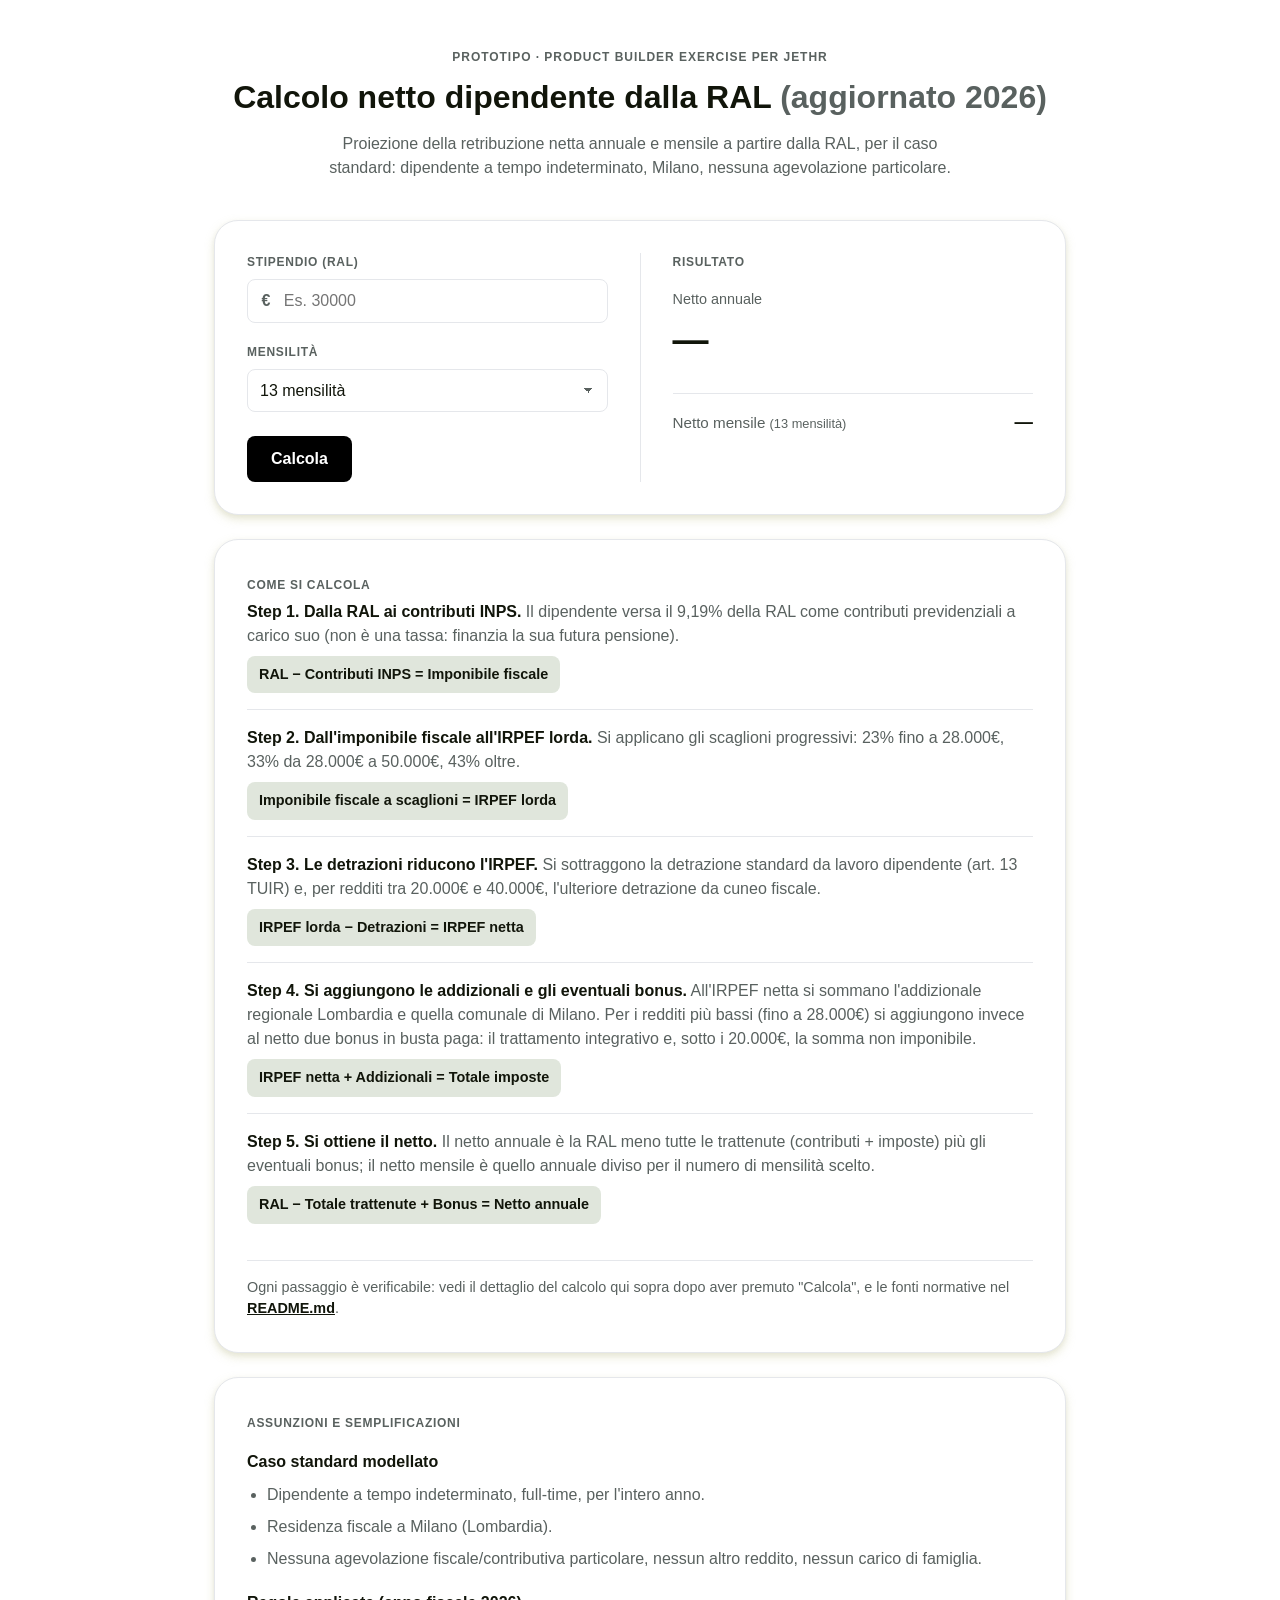
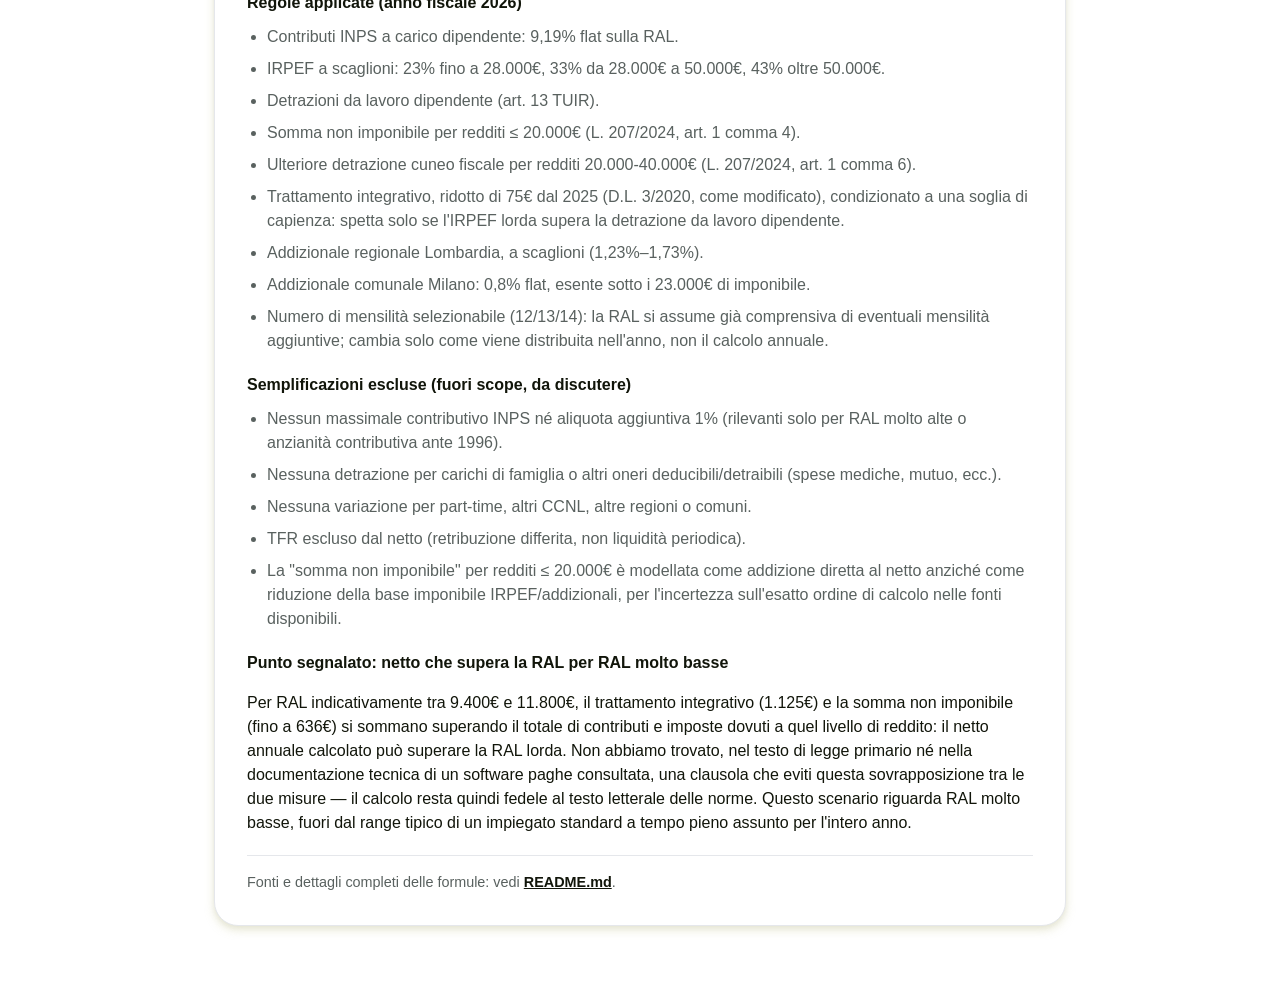
<file: index.html>
<!DOCTYPE html>
<html lang="it">
<head>
  <meta charset="UTF-8" />
  <meta name="viewport" content="width=device-width, initial-scale=1.0" />
  <title>Calcolatore RAL → Netto | Prototipo JetHR</title>
  <link rel="stylesheet" href="style.css" />
</head>
<body>
  <div class="page">
    <header class="hero">
      <p class="eyebrow">Prototipo · Product Builder exercise per JetHR</p>
      <h1>Calcolo netto dipendente dalla RAL <span>(aggiornato 2026)</span></h1>
      <p class="hero-sub">
        Proiezione della retribuzione netta annuale e mensile a partire dalla RAL, per il caso
        standard: dipendente a tempo indeterminato, Milano, nessuna agevolazione particolare.
      </p>
    </header>

    <main>
      <section class="calc-card">
        <div class="calc-col calc-col-input">
          <div class="field">
            <label for="ral-input">Stipendio (RAL)</label>
            <div class="input-with-icon">
              <span class="icon">€</span>
              <input type="number" id="ral-input" min="0" step="100" placeholder="Es. 30000" inputmode="decimal" />
            </div>
          </div>

          <div class="field">
            <label for="mensilita-input">Mensilità</label>
            <div class="select-wrap">
              <select id="mensilita-input">
                <option value="12">12 mensilità</option>
                <option value="13" selected>13 mensilità</option>
                <option value="14">14 mensilità</option>
              </select>
            </div>
          </div>

          <button id="calcola-btn" type="button">Calcola</button>
          <p id="error-message" role="alert" hidden></p>
        </div>

        <div class="calc-divider" aria-hidden="true"></div>

        <div class="calc-col calc-col-result">
          <span class="col-label">Risultato</span>

          <div class="netto-hero">
            <span class="netto-hero-label">Netto annuale</span>
            <span class="netto-hero-value" id="netto-annuale">—</span>
          </div>

          <div class="netto-secondary">
            <span>Netto mensile <small id="mensilita-label">(13 mensilità)</small></span>
            <strong id="netto-mensile">—</strong>
          </div>

          <div id="risultati" hidden aria-live="polite">
            <dl class="riepilogo">
              <dt>Contributi previdenziali (INPS)</dt>
              <dd id="totale-contributi"></dd>
              <dt>Imposte (IRPEF + addizionali)</dt>
              <dd id="totale-imposte"></dd>
              <dt id="bonus-label" hidden>Bonus e agevolazioni in busta paga</dt>
              <dd id="totale-bonus" class="positivo" hidden></dd>
              <dt class="riepilogo-tot-label">Totale trattenute</dt>
              <dd id="totale-trattenute" class="riepilogo-tot-value"></dd>
              <dt>Aliquota effettiva</dt>
              <dd id="aliquota-effettiva"></dd>
            </dl>

            <h2 class="breakdown-title">Dettaglio del calcolo</h2>
            <dl id="breakdown" class="breakdown"></dl>
          </div>
        </div>
      </section>

      <section class="info-card">
        <span class="col-label">Come si calcola</span>

        <div class="step">
          <p><strong>Step 1. Dalla RAL ai contributi INPS.</strong> Il dipendente versa il 9,19% della RAL come contributi previdenziali a carico suo (non è una tassa: finanzia la sua futura pensione).</p>
          <p class="formula">RAL − Contributi INPS = Imponibile fiscale</p>
        </div>

        <div class="step">
          <p><strong>Step 2. Dall'imponibile fiscale all'IRPEF lorda.</strong> Si applicano gli scaglioni progressivi: 23% fino a 28.000€, 33% da 28.000€ a 50.000€, 43% oltre.</p>
          <p class="formula">Imponibile fiscale a scaglioni = IRPEF lorda</p>
        </div>

        <div class="step">
          <p><strong>Step 3. Le detrazioni riducono l'IRPEF.</strong> Si sottraggono la detrazione standard da lavoro dipendente (art. 13 TUIR) e, per redditi tra 20.000€ e 40.000€, l'ulteriore detrazione da cuneo fiscale.</p>
          <p class="formula">IRPEF lorda − Detrazioni = IRPEF netta</p>
        </div>

        <div class="step">
          <p><strong>Step 4. Si aggiungono le addizionali e gli eventuali bonus.</strong> All'IRPEF netta si sommano l'addizionale regionale Lombardia e quella comunale di Milano. Per i redditi più bassi (fino a 28.000€) si aggiungono invece al netto due bonus in busta paga: il trattamento integrativo e, sotto i 20.000€, la somma non imponibile.</p>
          <p class="formula">IRPEF netta + Addizionali = Totale imposte</p>
        </div>

        <div class="step">
          <p><strong>Step 5. Si ottiene il netto.</strong> Il netto annuale è la RAL meno tutte le trattenute (contributi + imposte) più gli eventuali bonus; il netto mensile è quello annuale diviso per il numero di mensilità scelto.</p>
          <p class="formula">RAL − Totale trattenute + Bonus = Netto annuale</p>
        </div>

        <p class="fonti-link">Ogni passaggio è verificabile: vedi il dettaglio del calcolo qui sopra dopo aver premuto "Calcola", e le fonti normative nel <a href="README.md">README.md</a>.</p>
      </section>

      <section class="info-card">
        <span class="col-label">Assunzioni e semplificazioni</span>

        <h3>Caso standard modellato</h3>
        <ul>
          <li>Dipendente a tempo indeterminato, full-time, per l'intero anno.</li>
          <li>Residenza fiscale a Milano (Lombardia).</li>
          <li>Nessuna agevolazione fiscale/contributiva particolare, nessun altro reddito, nessun carico di famiglia.</li>
        </ul>

        <h3>Regole applicate (anno fiscale 2026)</h3>
        <ul>
          <li>Contributi INPS a carico dipendente: 9,19% flat sulla RAL.</li>
          <li>IRPEF a scaglioni: 23% fino a 28.000€, 33% da 28.000€ a 50.000€, 43% oltre 50.000€.</li>
          <li>Detrazioni da lavoro dipendente (art. 13 TUIR).</li>
          <li>Somma non imponibile per redditi ≤ 20.000€ (L. 207/2024, art. 1 comma 4).</li>
          <li>Ulteriore detrazione cuneo fiscale per redditi 20.000-40.000€ (L. 207/2024, art. 1 comma 6).</li>
          <li>Trattamento integrativo, ridotto di 75€ dal 2025 (D.L. 3/2020, come modificato), condizionato a una soglia di capienza: spetta solo se l'IRPEF lorda supera la detrazione da lavoro dipendente.</li>
          <li>Addizionale regionale Lombardia, a scaglioni (1,23%–1,73%).</li>
          <li>Addizionale comunale Milano: 0,8% flat, esente sotto i 23.000€ di imponibile.</li>
          <li>Numero di mensilità selezionabile (12/13/14): la RAL si assume già comprensiva di eventuali mensilità aggiuntive; cambia solo come viene distribuita nell'anno, non il calcolo annuale.</li>
        </ul>

        <h3>Semplificazioni escluse (fuori scope, da discutere)</h3>
        <ul>
          <li>Nessun massimale contributivo INPS né aliquota aggiuntiva 1% (rilevanti solo per RAL molto alte o anzianità contributiva ante 1996).</li>
          <li>Nessuna detrazione per carichi di famiglia o altri oneri deducibili/detraibili (spese mediche, mutuo, ecc.).</li>
          <li>Nessuna variazione per part-time, altri CCNL, altre regioni o comuni.</li>
          <li>TFR escluso dal netto (retribuzione differita, non liquidità periodica).</li>
          <li>La "somma non imponibile" per redditi ≤ 20.000€ è modellata come addizione diretta al netto anziché come riduzione della base imponibile IRPEF/addizionali, per l'incertezza sull'esatto ordine di calcolo nelle fonti disponibili.</li>
        </ul>

        <h3>Punto segnalato: netto che supera la RAL per RAL molto basse</h3>
        <p>
          Per RAL indicativamente tra 9.400€ e 11.800€, il trattamento integrativo (1.125€) e la somma non
          imponibile (fino a 636€) si sommano superando il totale di contributi e imposte dovuti a quel
          livello di reddito: il netto annuale calcolato può superare la RAL lorda. Non abbiamo trovato,
          nel testo di legge primario né nella documentazione tecnica di un software paghe consultata,
          una clausola che eviti questa sovrapposizione tra le due misure — il calcolo resta quindi fedele
          al testo letterale delle norme. Questo scenario riguarda RAL molto basse, fuori dal range tipico
          di un impiegato standard a tempo pieno assunto per l'intero anno.
        </p>

        <p class="fonti-link">Fonti e dettagli completi delle formule: vedi <a href="README.md">README.md</a>.</p>
      </section>
    </main>
  </div>

  <script src="calc.js"></script>
  <script src="app.js"></script>
</body>
</html>
</file>
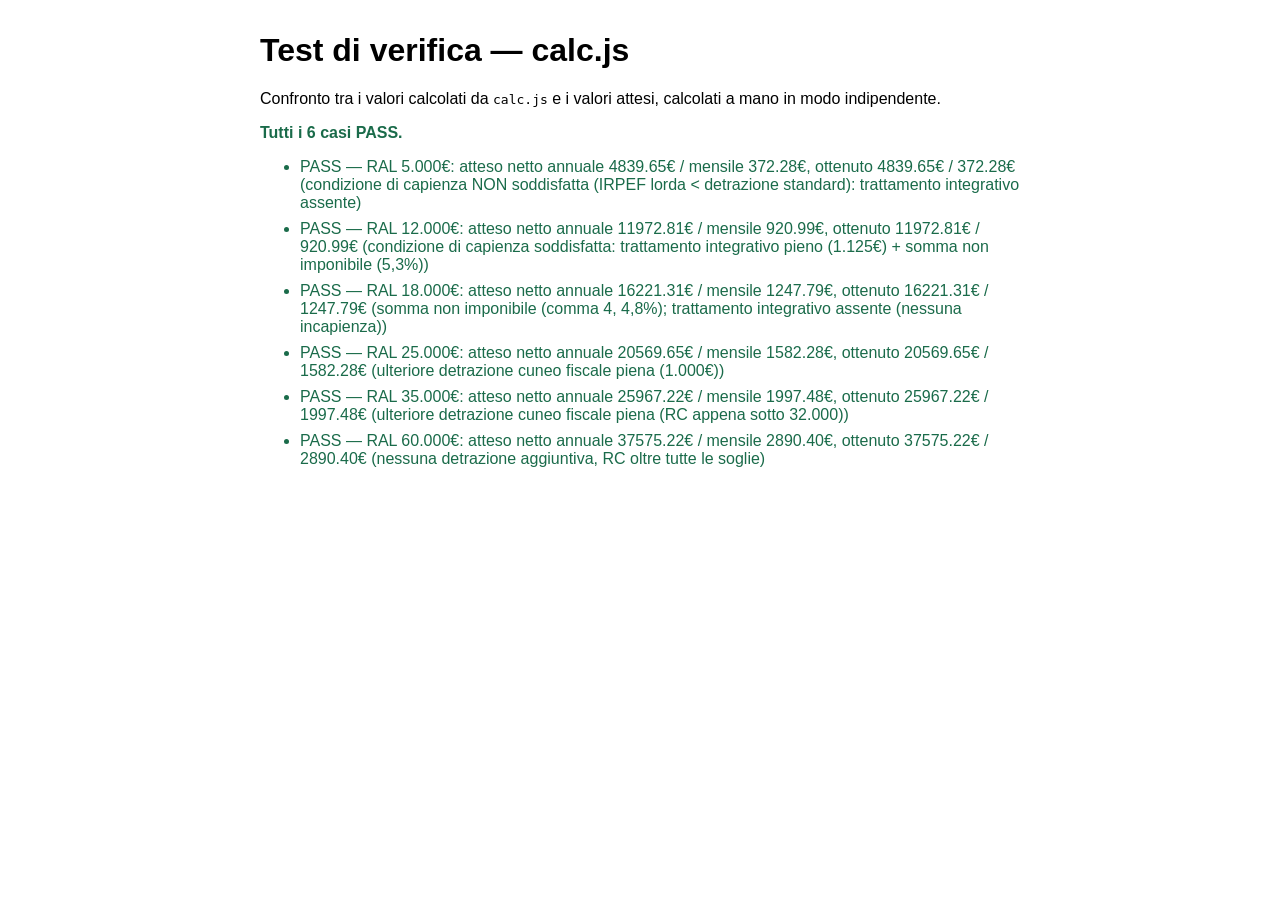
<file: test.html>
<!DOCTYPE html>
<html lang="it">
<head>
  <meta charset="UTF-8" />
  <title>Test — Calcolatore RAL → Netto</title>
  <style>
    body { font-family: -apple-system, BlinkMacSystemFont, sans-serif; max-width: 760px; margin: 2rem auto; padding: 0 1rem; }
    #test-summary { font-weight: 700; margin-bottom: 1rem; }
    #test-summary.pass { color: #1a6b4a; }
    #test-summary.fail { color: #b3261e; }
    li.pass { color: #1a6b4a; }
    li.fail { color: #b3261e; font-weight: 700; }
    li { margin-bottom: 0.5rem; }
  </style>
</head>
<body>
  <h1>Test di verifica — calc.js</h1>
  <p>Confronto tra i valori calcolati da <code>calc.js</code> e i valori attesi, calcolati a mano in modo indipendente.</p>
  <p id="test-summary"></p>
  <div id="test-output"></div>

  <script src="calc.js"></script>
  <script src="test.js"></script>
</body>
</html>
</file>
<file: style.css>
/* Palette e forme ispirate a jethr.com/strumenti/calcolo-stipendio-netto
   (colori, raggi e ombre rilevati dal sito pubblico; font e logo non
   riprodotti, per non generare ambiguità di brand). */
:root {
  --bg: #ffffff;
  --card-bg: #ffffff;
  --ink: #11150a;
  --muted: #59615f;
  --border: #e5e7eb;
  --badge-bg: #e0e6dc;
  --accent: #000000;
  --accent-contrast: #ffffff;
  --error: #b3261e;
  --error-bg: #fbeceb;
  --radius-card: 24px;
  --radius-control: 8px;
  --shadow-card: 0 4px 10px 0 rgba(193, 193, 134, 0.35), 0 2px 5px 0 rgba(17, 21, 10, 0.04);
  color-scheme: light;
  font-size: 16px;
}

* {
  box-sizing: border-box;
}

body {
  margin: 0;
  font-family: -apple-system, BlinkMacSystemFont, "Segoe UI", Inter, Roboto, Helvetica, Arial, sans-serif;
  background: var(--bg);
  color: var(--ink);
  line-height: 1.5;
}

.page {
  max-width: 900px;
  margin: 0 auto;
  padding: 3rem 1.5rem 4rem;
}

.hero {
  text-align: center;
  margin-bottom: 2.5rem;
}

.eyebrow {
  text-transform: uppercase;
  letter-spacing: 0.08em;
  font-size: 0.75rem;
  font-weight: 700;
  color: var(--muted);
  margin: 0 0 0.75rem;
}

h1 {
  font-size: 2rem;
  font-weight: 700;
  color: var(--ink);
  margin: 0 0 1rem;
  line-height: 1.2;
}

h1 span {
  color: var(--muted);
  font-weight: 600;
}

.hero-sub {
  color: var(--muted);
  font-size: 1rem;
  max-width: 640px;
  margin: 0 auto;
}

main {
  display: flex;
  flex-direction: column;
  gap: 1.5rem;
}

.calc-card {
  background: var(--card-bg);
  border: 1px solid var(--border);
  border-radius: var(--radius-card);
  box-shadow: var(--shadow-card);
  display: flex;
  padding: 2rem;
  gap: 2rem;
}

.calc-divider {
  width: 1px;
  background: var(--border);
  align-self: stretch;
}

.calc-col {
  flex: 1 1 0;
  min-width: 0;
  display: flex;
  flex-direction: column;
}

.calc-col-input {
  gap: 1.25rem;
}

.col-label {
  text-transform: uppercase;
  letter-spacing: 0.06em;
  font-size: 0.75rem;
  font-weight: 700;
  color: var(--muted);
}

.field label {
  display: block;
  text-transform: uppercase;
  letter-spacing: 0.06em;
  font-size: 0.75rem;
  font-weight: 700;
  color: var(--muted);
  margin-bottom: 0.5rem;
}

.input-with-icon {
  display: flex;
  align-items: center;
  border: 1px solid var(--border);
  border-radius: var(--radius-control);
  background: var(--card-bg);
  overflow: hidden;
}

.input-with-icon .icon {
  display: flex;
  align-items: center;
  justify-content: center;
  width: 2.5rem;
  color: var(--muted);
  font-weight: 600;
}

.input-with-icon input {
  border: none;
  outline: none;
  padding: 0.75rem 0.75rem 0.75rem 0;
  font-size: 1rem;
  font-family: inherit;
  color: var(--ink);
  width: 100%;
  background: transparent;
}

.input-with-icon:focus-within {
  outline: 2px solid var(--ink);
  outline-offset: 1px;
}

.select-wrap select {
  width: 100%;
  padding: 0.75rem;
  border: 1px solid var(--border);
  border-radius: var(--radius-control);
  background: var(--card-bg);
  font-size: 1rem;
  font-family: inherit;
  color: var(--ink);
  appearance: none;
  background-image: linear-gradient(45deg, transparent 50%, var(--muted) 50%), linear-gradient(135deg, var(--muted) 50%, transparent 50%);
  background-position: calc(100% - 1.1rem) center, calc(100% - 0.85rem) center;
  background-size: 5px 5px, 5px 5px;
  background-repeat: no-repeat;
}

.select-wrap select:focus {
  outline: 2px solid var(--ink);
  outline-offset: 1px;
}

button#calcola-btn {
  margin-top: 0.25rem;
  padding: 0.85rem 1.5rem;
  background: var(--accent);
  color: var(--accent-contrast);
  border: none;
  border-radius: var(--radius-control);
  font-size: 1rem;
  font-weight: 600;
  font-family: inherit;
  cursor: pointer;
  align-self: flex-start;
}

button#calcola-btn:hover {
  opacity: 0.85;
}

#error-message {
  color: var(--error);
  background: var(--error-bg);
  border-radius: var(--radius-control);
  padding: 0.6rem 0.75rem;
  margin: 0;
  font-size: 0.9rem;
}

.calc-col-result {
  gap: 0.35rem;
}

.netto-hero {
  display: flex;
  flex-direction: column;
  gap: 0.15rem;
  margin: 0.75rem 0 1.25rem;
}

.netto-hero-label {
  font-size: 0.9rem;
  color: var(--muted);
}

.netto-hero-value {
  font-size: 2.25rem;
  font-weight: 700;
  color: var(--ink);
  font-variant-numeric: tabular-nums;
}

.netto-secondary {
  display: flex;
  align-items: baseline;
  justify-content: space-between;
  border-top: 1px solid var(--border);
  padding-top: 0.9rem;
  margin-bottom: 0.5rem;
  color: var(--muted);
  font-size: 0.95rem;
}

.netto-secondary small {
  color: var(--muted);
  font-weight: 400;
  font-size: 0.8rem;
}

.netto-secondary strong {
  color: var(--ink);
  font-size: 1.15rem;
  font-variant-numeric: tabular-nums;
}

.riepilogo {
  display: grid;
  grid-template-columns: 1fr auto;
  row-gap: 0.55rem;
  column-gap: 1rem;
  margin: 0 0 0.5rem;
  padding-top: 0.9rem;
  border-top: 1px solid var(--border);
}

.riepilogo dt {
  color: var(--muted);
  font-size: 0.9rem;
}

.riepilogo dd {
  margin: 0;
  text-align: right;
  font-variant-numeric: tabular-nums;
  font-size: 0.9rem;
  color: var(--ink);
}

.riepilogo dd.positivo {
  color: #2e7d4f;
}

.riepilogo dt.riepilogo-tot-label {
  color: var(--ink);
  font-weight: 700;
}

.riepilogo dd.riepilogo-tot-value {
  font-weight: 700;
  font-size: 1rem;
}

.breakdown-title {
  font-size: 0.95rem;
  font-weight: 700;
  color: var(--ink);
  border-top: 1px solid var(--border);
  padding-top: 1rem;
  margin: 0.5rem 0 0.75rem;
}

.breakdown {
  display: grid;
  grid-template-columns: 1fr auto;
  row-gap: 0.55rem;
  column-gap: 1rem;
  margin: 0;
}

.breakdown dt {
  color: var(--muted);
  font-size: 0.9rem;
}

.breakdown dd {
  margin: 0;
  text-align: right;
  font-variant-numeric: tabular-nums;
  font-size: 0.9rem;
}

.breakdown dd.positivo {
  color: #2e7d4f;
}

.info-card {
  background: var(--card-bg);
  border: 1px solid var(--border);
  border-radius: var(--radius-card);
  box-shadow: var(--shadow-card);
  padding: 2rem;
}

.info-card h3 {
  font-size: 1rem;
  font-weight: 700;
  color: var(--ink);
  margin: 1.25rem 0 0.6rem;
}

.info-card h3:first-of-type {
  margin-top: 1rem;
}

.step {
  padding: 1rem 0;
  border-top: 1px solid var(--border);
}

.step:first-of-type {
  border-top: none;
  padding-top: 0.25rem;
}

.step p {
  margin: 0 0 0.5rem;
  color: var(--muted);
}

.step p strong {
  color: var(--ink);
}

.step .formula {
  margin: 0;
  color: var(--ink);
  font-weight: 600;
  font-size: 0.9rem;
  background: var(--badge-bg);
  border-radius: var(--radius-control);
  padding: 0.5rem 0.75rem;
  display: inline-block;
}

.info-card ul {
  margin: 0 0 0.5rem;
  padding-left: 1.25rem;
  color: var(--muted);
}

.info-card li {
  margin-bottom: 0.5rem;
}

.fonti-link {
  margin: 1.25rem 0 0;
  padding-top: 1rem;
  border-top: 1px solid var(--border);
  color: var(--muted);
  font-size: 0.9rem;
}

.fonti-link a {
  color: var(--ink);
  font-weight: 600;
}

@media (max-width: 640px) {
  .calc-card {
    flex-direction: column;
    padding: 1.5rem;
  }
  .calc-divider {
    width: auto;
    height: 1px;
  }
  .netto-hero-value {
    font-size: 1.85rem;
  }
}

/* Palette sempre chiara, indipendente dal tema del sistema operativo:
   la pagina deve restare su sfondo bianco anche con OS/browser in dark mode. */
</file>
